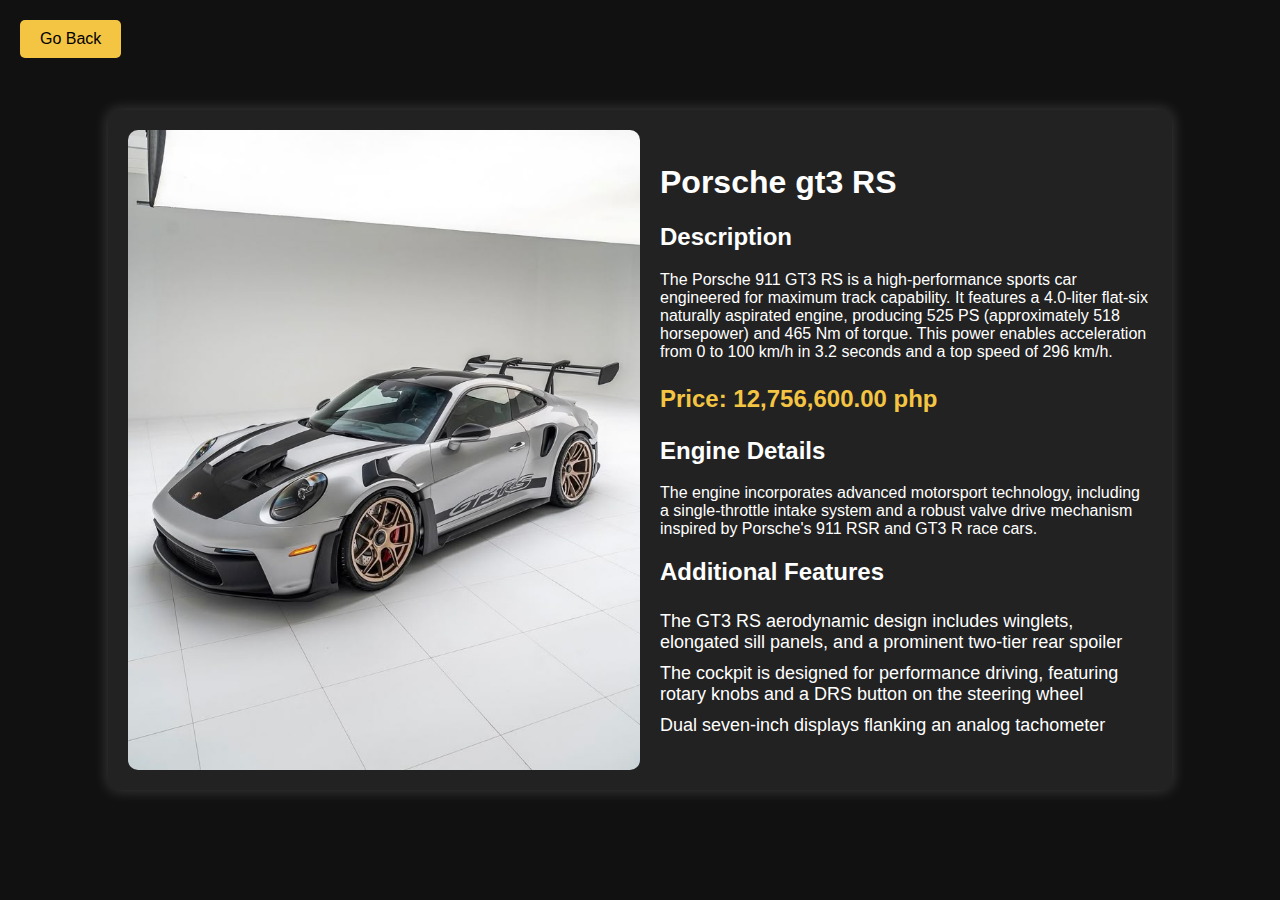
<file: car1.html>
<!DOCTYPE html>
<html lang="en">
<head>
    <title>Car for Sale</title>
    <link rel="stylesheet" href="cars.css">
</head>
<body>
    <button class="back-button" onclick="window.location.href='index.html'">Go Back</button>
    <div class="container">
        <img src="main/porschegt3.jpg" alt="Luxury Sports Car" class="car-image">
        <div class="details">
            <h1>Porsche gt3 RS</h1>
            <h2>Description</h2>
            <p>The Porsche 911 GT3 RS is a high-performance sports car engineered for maximum track capability. It features a 4.0-liter flat-six naturally aspirated engine, producing 525 PS (approximately 518 horsepower) and 465 Nm of torque. This power enables acceleration from 0 to 100 km/h in 3.2 seconds and a top speed of 296 km/h.
            </p>
            <p class="price">Price: 12,756,600.00 php</p>
            
            <h2>Engine Details</h2>
            <p>The engine incorporates advanced motorsport technology, including a single-throttle intake system and a robust valve drive mechanism inspired by Porsche's 911 RSR and GT3 R race cars. </p>
            
            <h2>Additional Features</h2>
            <ul>
                <li>The GT3 RS aerodynamic design includes winglets, elongated sill panels, and a prominent two-tier rear spoiler </li>
                <li>The cockpit is designed for performance driving, featuring rotary knobs and a DRS button on the steering wheel</li>
                <li>Dual seven-inch displays flanking an analog tachometer</li>
            </ul>
        </div>
    </div>
</body>
</html>
</file>
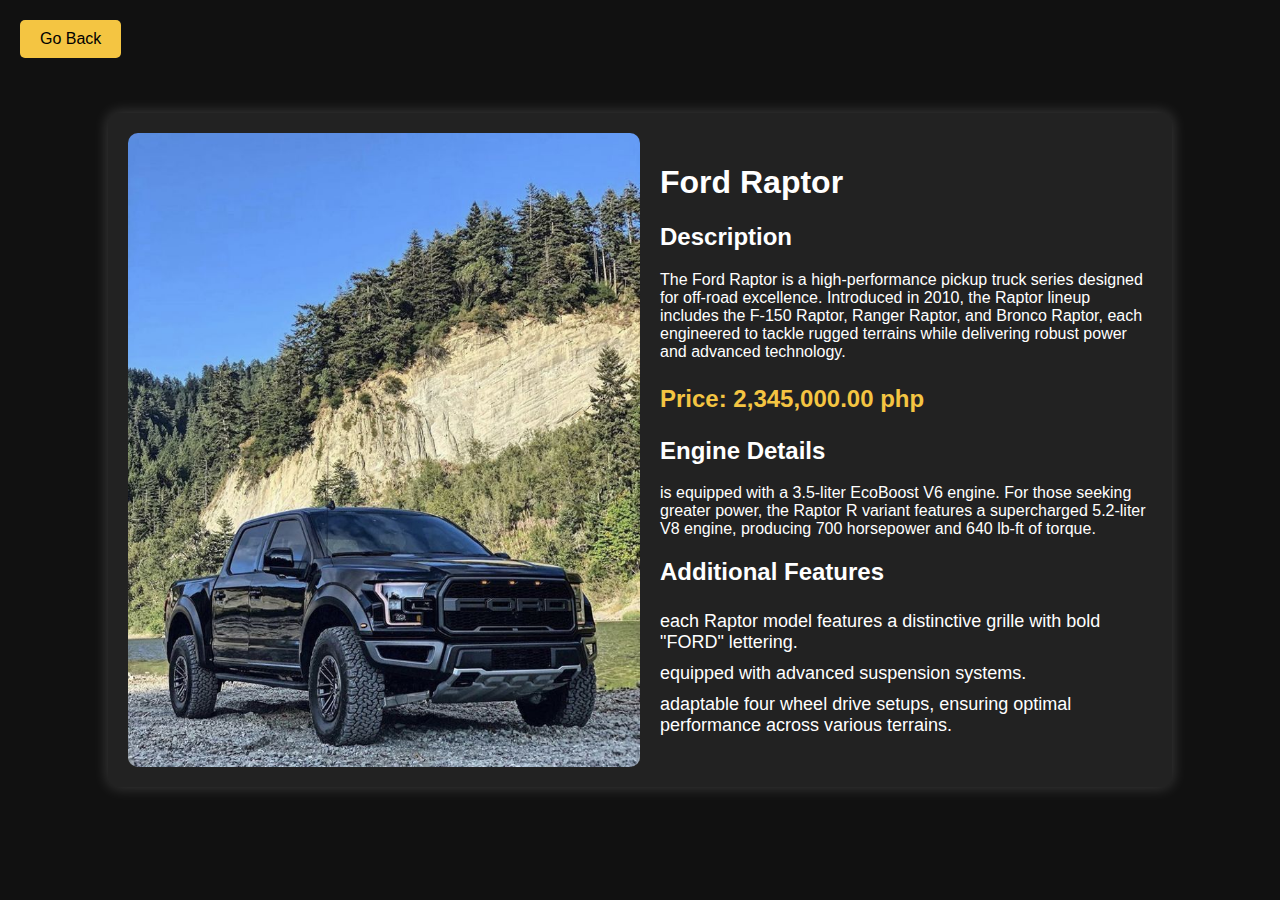
<file: car2.html>
<!DOCTYPE html>
<html lang="en">
<head>
    <title>Car for Sale</title>
    <link rel="stylesheet" href="cars.css">
</head>
<body>
    <button class="back-button" onclick="window.location.href='index.html'">Go Back</button>
    <div class="container">
        <img src="main/raptor.jpg" alt="Luxury Sports Car" class="car-image">
        <div class="details">
            <h1>Ford Raptor</h1>
            <h2>Description</h2>
            <p>The Ford Raptor is a high-performance pickup truck series designed for off-road excellence. Introduced in 2010, the Raptor lineup includes the F-150 Raptor, Ranger Raptor, and Bronco Raptor, each engineered to tackle rugged terrains while delivering robust power and advanced technology.</p>
            <p class="price">Price: 2,345,000.00 php</p>
            
            <h2>Engine Details</h2>
            <p>is equipped with a 3.5-liter EcoBoost V6 engine. For those seeking greater power, the Raptor R variant features a supercharged 5.2-liter V8 engine, producing 700 horsepower and 640 lb-ft of torque. </p>
            
            <h2>Additional Features</h2>
            <ul>
                <li>each Raptor model features a distinctive grille with bold "FORD" lettering.</li>
                <li>equipped with advanced suspension systems.</li>
                <li>adaptable four wheel drive setups, ensuring optimal performance across various terrains.</li>
            </ul>
        </div>
    </div>
</body>
</html>
</file>
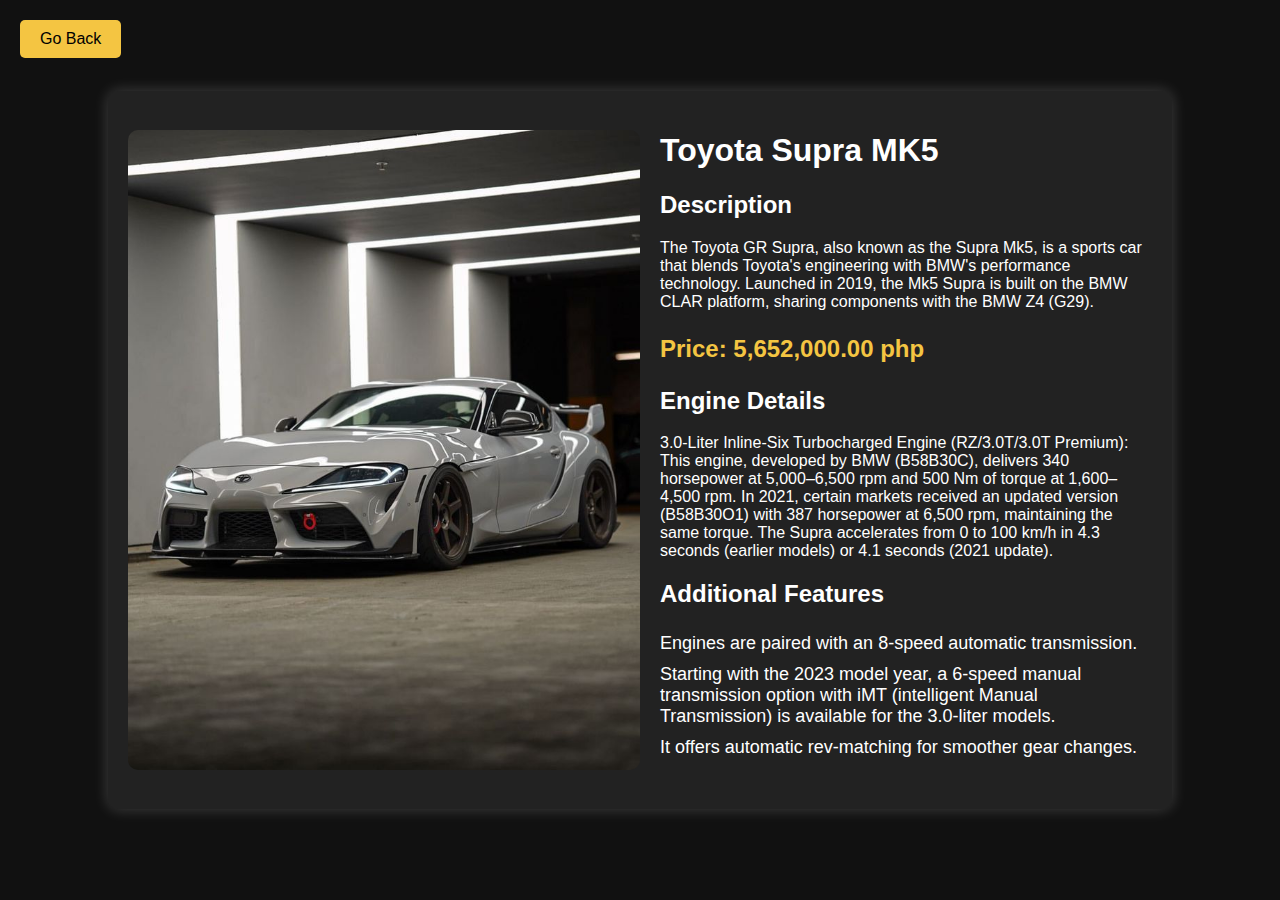
<file: car3.html>
<!DOCTYPE html>
<html lang="en">
<head>
    <title>Car for Sale</title>
    <link rel="stylesheet" href="cars.css">
</head>
<body>
    <button class="back-button" onclick="window.location.href='index.html'">Go Back</button>
    <div class="container">
        <img src="main/supra.jpg" alt="Luxury Sports Car" class="car-image">
        <div class="details">
            <h1>Toyota Supra MK5</h1>
            <h2>Description</h2>
            <p>The Toyota GR Supra, also known as the Supra Mk5, is a sports car that blends Toyota's engineering with BMW's performance technology. Launched in 2019, the Mk5 Supra is built on the BMW CLAR platform, sharing components with the BMW Z4 (G29).</p>
            <p class="price">Price: 5,652,000.00 php</p>
            
            <h2>Engine Details</h2>
            <p>3.0-Liter Inline-Six Turbocharged Engine (RZ/3.0T/3.0T Premium): This engine, developed by BMW (B58B30C), delivers 340 horsepower at 5,000–6,500 rpm and 500 Nm of torque at 1,600–4,500 rpm. In 2021, certain markets received an updated version (B58B30O1) with 387 horsepower at 6,500 rpm, maintaining the same torque. The Supra accelerates from 0 to 100 km/h in 4.3 seconds (earlier models) or 4.1 seconds (2021 update).</p>
            
            <h2>Additional Features</h2>
            <ul>
                <li>Engines are paired with an 8-speed automatic transmission.</li>
                <li>Starting with the 2023 model year, a 6-speed manual transmission option with iMT (intelligent Manual Transmission)  is available for the 3.0-liter models.</li>
                <li>It offers automatic rev-matching for smoother gear changes.</li>
                <li></li>
            </ul>
        </div>
    </div>
</body>
</html>
</file>
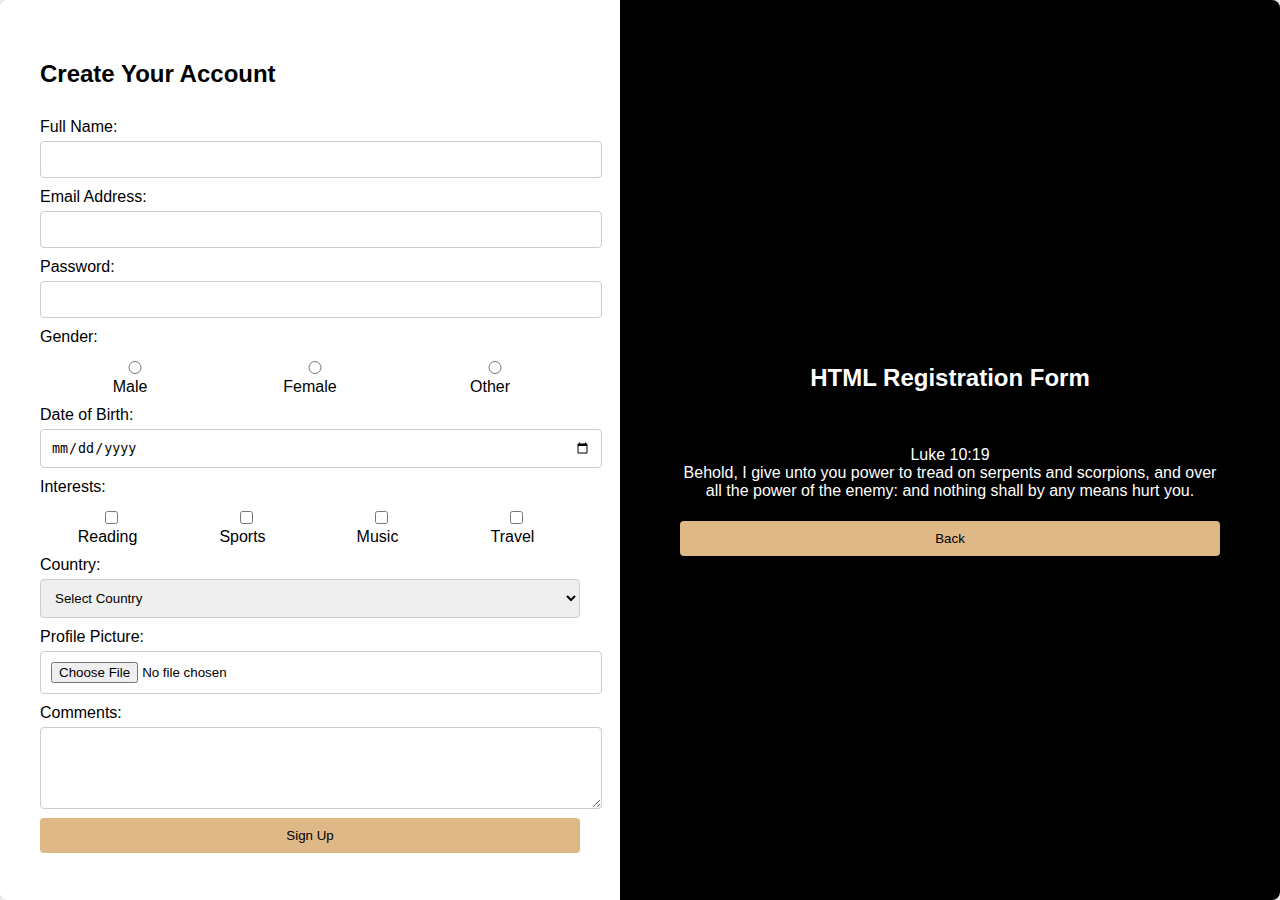
<file: registration_form_cura_manlapaz.html>
<!DOCTYPE html>
<html>
<head>
    <title>Registration Form</title>
    <style>
        body {
            font-family: Arial, sans-serif;
            background-color: #f0f0f0;
            display: flex;
            justify-content: center;
            align-items: center;
            height: 100vh;
            margin: 0;
            overflow: auto;
        }
        .container {
            display: flex;
            width: 100vw;
            height: 100vh;
            background: #fff;
            box-shadow: 0 0 10px rgba(0, 0, 0, 0.1);
            border-radius: 8px;
            overflow: hidden;
        }
        .form-section {
            flex: 1;
            padding: 40px;
            background: #fff;
            display: flex;
            flex-direction: column;
            overflow-y: auto;
        }
        .info-section {
            flex: 1;
            background: #000;
            color: #fff;
            display: flex;
            flex-direction: column;
            justify-content: center;
            align-items: center;
            padding: 60px;
            text-align: center;
        }
        h2 {
            margin-bottom: 20px;
        }
        label {
            display: block;
            margin-top: 10px;
        }
        input, select, textarea {
            width: 100%;
            padding: 10px;
            margin-top: 5px;
            border: 1px solid #ccc;
            border-radius: 4px;
        }
        .gender, .interests {
            display: flex;
            justify-content: space-between;
        }
        .gender label, .interests label {
            flex: 1;
            text-align: center;
        }
        button {
            margin-top: 5px;
            width: 100%;
            padding: 10px;
            background-color:burlywood;
            color:#000;
            border: none;
            border-radius: 4px;
            cursor: pointer;
        }
        button:hover {
            background-color: #333;
        }
        
    </style>
</head>
<body>
    <div class="container">
        <div class="form-section">
            <h2>Create Your Account</h2>
            <form>
                <label>Full Name:</label>
                <input type="text" required>

                <label>Email Address:</label>
                <input type="email" required>

                <label>Password:</label>
                <input type="password" required minlength="6">

                <label>Gender:</label>
                <div class="gender">
                    <label><input type="radio" name="gender"> Male</label>
                    <label><input type="radio" name="gender"> Female</label>
                    <label><input type="radio" name="gender"> Other</label>
                </div>

                <label>Date of Birth:</label>
                <input type="date">

                <label>Interests:</label>
                <div class="interests">
                    <label><input type="checkbox"> Reading</label>
                    <label><input type="checkbox"> Sports</label>
                    <label><input type="checkbox"> Music</label>
                    <label><input type="checkbox"> Travel</label>
                </div>

                <label>Country:</label>
                <select required>
                    <option value="">Select Country</option>
                    <option>Philippines</option>
                    <option>Japan</option>
                    <option>Korea</option>
                    <option>India</option>
                    <option>USA</option>
                    <option>Indonesia</option>
                    <option>Canada</option>
                    <option>UK</option>
                    <option>Germany</option>
                    <option>France</option>
                    <option>Australia</option>
                    <option>Italy</option>
                    <option>Spain</option>
                </select>

                <label>Profile Picture:</label>
                <input type="file" accept="image/*">

                <label>Comments:</label>
                <textarea rows="4"></textarea>

                <button type="submit">Sign Up</button>
            </form>
        </div>
        <div class="info-section">
            <h2>HTML Registration Form</h2>
            <p><br>Luke 10:19</br>Behold, I give unto you power to tread on serpents and scorpions, and over all the power of the enemy: and nothing shall by any means hurt you.</p>
            <button onclick="window.location.href='index.html'">Back</button>
            

        </div>
    </div>
</body>
</html>
</file>
<file: cars.css>
body {
    font-family: Arial, sans-serif;
    margin: 0;
    padding: 0;
    background-color: #111;
    color: white;
    display: flex;
    flex-direction: column;
    justify-content: center;
    align-items: center;
    height: 100vh;
}
.container {
    display: flex;
    align-items: center;
    width: 80%;
    background: #222;
    padding: 20px;
    border-radius: 10px;
    box-shadow: 0px 0px 15px rgba(255, 255, 255, 0.2);
}
.car-image {
    width: 50%;
    border-radius: 10px;
}
.details {
    width: 50%;
    padding-left: 20px;
}
.price {
    font-size: 24px;
    font-weight: bold;
    color: #f4c542;
}
ul {
    list-style: none;
    padding: 0;
}
ul li {
    padding: 5px 0;
    font-size: 18px;
}
.back-button {
    position: absolute;
    top: 20px;
    left: 20px;
    padding: 10px 20px;
    background-color: #f4c542;
    color: black;
    border: none;
    border-radius: 5px;
    cursor: pointer;
    font-size: 16px;
}
.back-button:hover {
    background-color: #e0b733;
}
</file>
